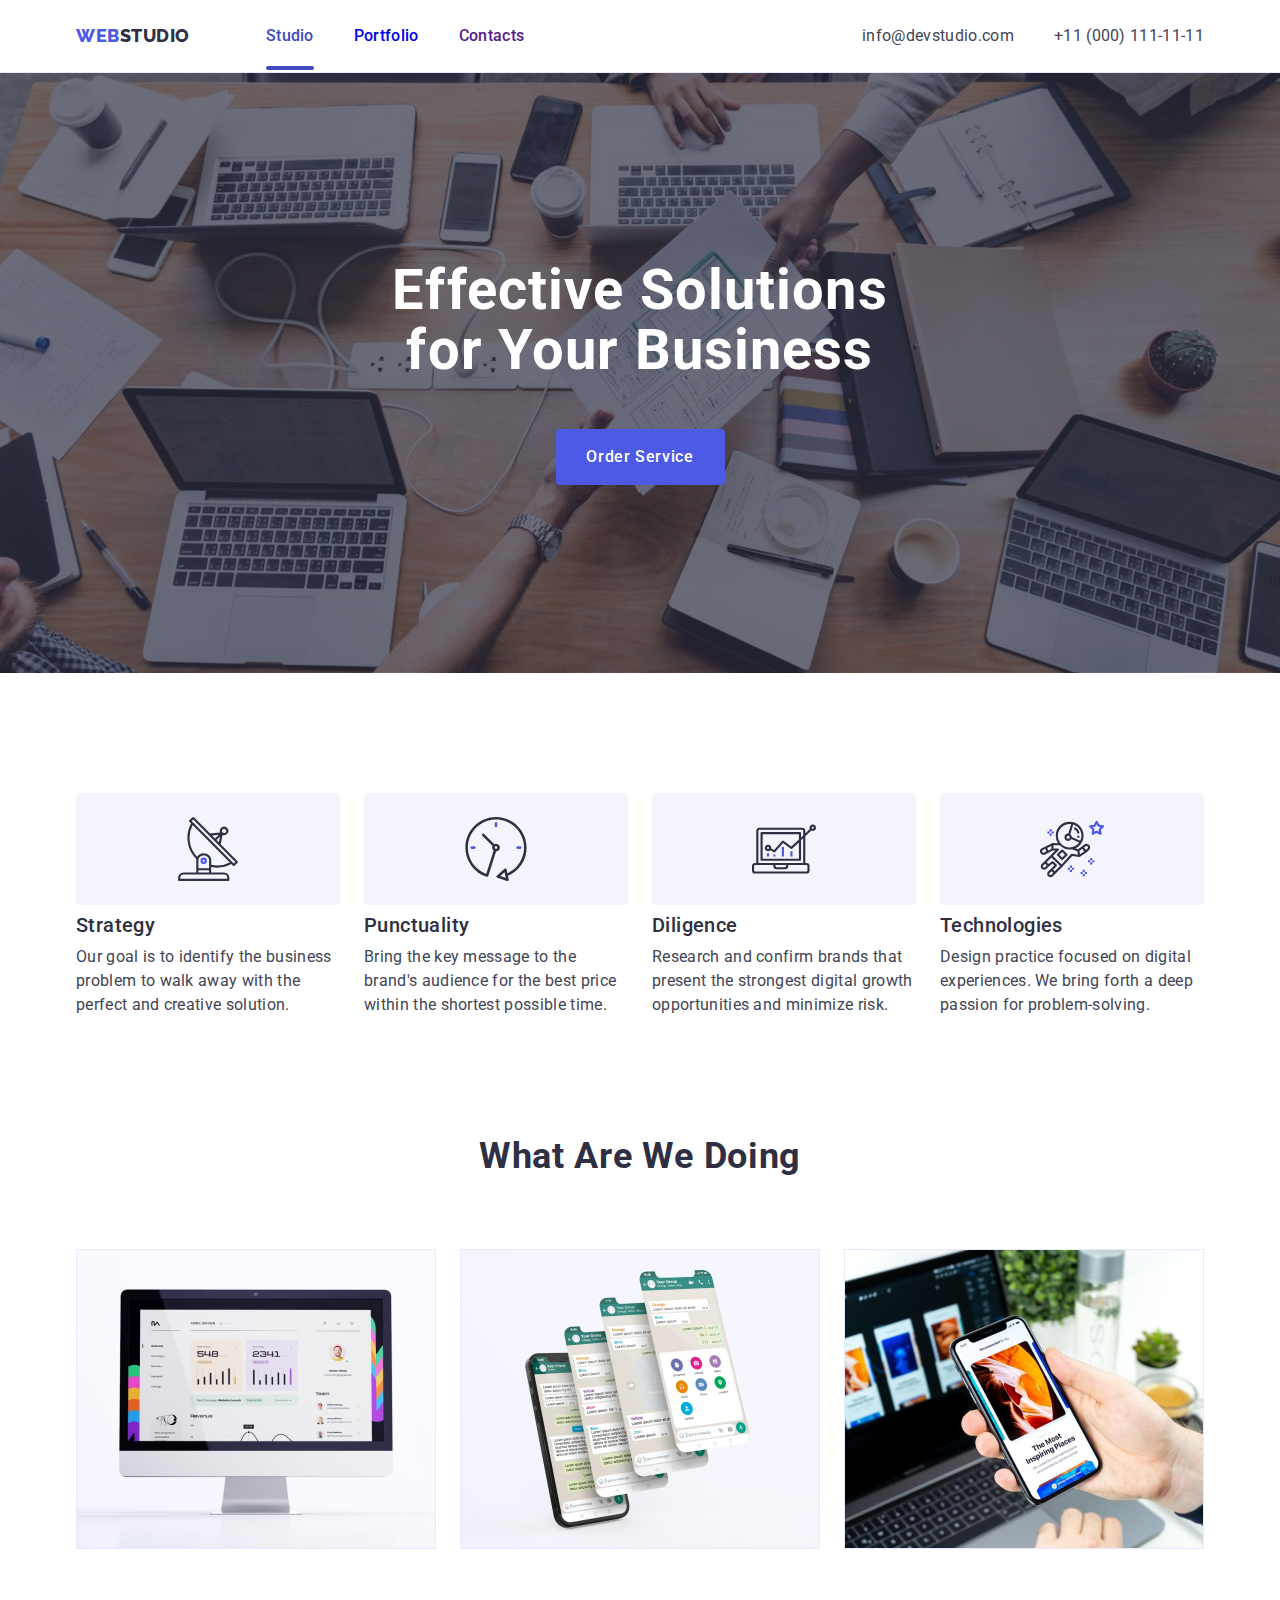
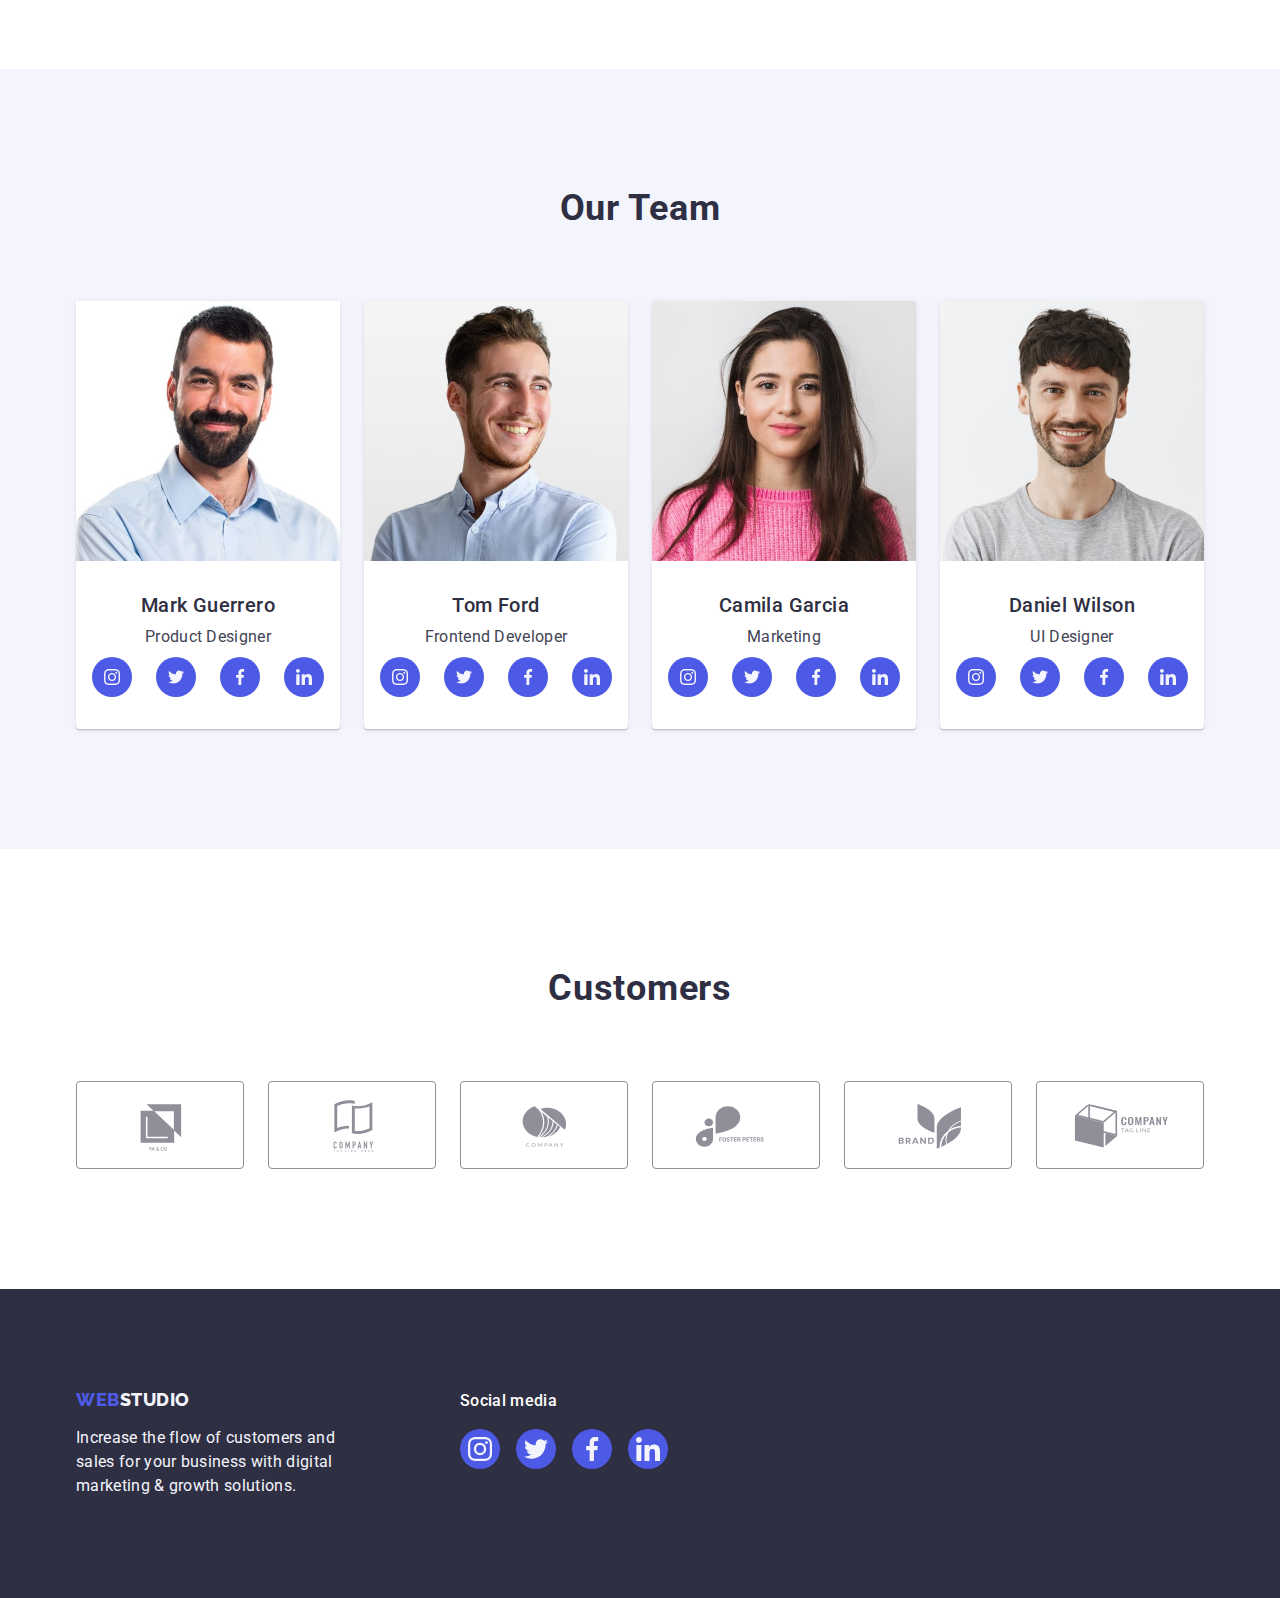
<file: index.html>
<!DOCTYPE html>
<html lang="en">
  <head>
    <meta charset="UTF-8" />
    <meta name="viewport" content="width=device-width, initial-scale=1.0" />
    <title>Document</title>
    <!--normalize-->
    <link rel="normalize" href="/css/modern-normalize.min.css" />
    <!--robo400-->
    <link rel="preconnect" href="https://fonts.googleapis.com" />
    <link rel="preconnect" href="https://fonts.gstatic.com" crossorigin />
    <link
      href="https://fonts.googleapis.com/css2?family=Roboto:wght@900&display=swap"
      rel="stylesheet"
    />
    <!--robo500-->
    <link rel="preconnect" href="https://fonts.googleapis.com" />
    <link rel="preconnect" href="https://fonts.gstatic.com" crossorigin />
    <link
      href="https://fonts.googleapis.com/css2?family=Roboto:ital,wght@0,400;0,500;0,900;1,400;1,500&display=swap"
      rel="stylesheet"
    />
    <!--robo700-->
    <link rel="preconnect" href="https://fonts.googleapis.com" />
    <link rel="preconnect" href="https://fonts.gstatic.com" crossorigin />
    <link
      href="https://fonts.googleapis.com/css2?family=Roboto:ital,wght@0,400;0,500;0,700;0,900;1,400;1,500&display=swap"
      rel="stylesheet"
    />
    <!--robo900-->
    <link rel="preconnect" href="https://fonts.googleapis.com" />
    <link rel="preconnect" href="https://fonts.gstatic.com" crossorigin />
    <link
      href="https://fonts.googleapis.com/css2?family=Roboto:ital,wght@0,400;0,900;1,400&display=swap"
      rel="stylesheet"
    />
    <!--raleway400-->
    <link rel="preconnect" href="https://fonts.googleapis.com" />
    <link rel="preconnect" href="https://fonts.gstatic.com" crossorigin />
    <link
      href="https://fonts.googleapis.com/css2?family=Raleway&family=Roboto:ital,wght@0,400;0,500;0,700;0,900;1,400;1,500&display=swap"
      rel="stylesheet"
    />

    <!--cssstyles-->
    <link rel="stylesheet" href="./css/styles.css" />

    <link rel="preconnect" href="https://fonts.gstatic.com" />
  </head>

  <body>
    <!--Header-->
    <header class="top-header">
      <div class="header-div container">
        <nav class="nav-menu link">
          <a class="web-text link" href="./index.html"
            >Web<span class="studio-text">Studio</span></a
          >
          <ul class="ul-one list">
            <li class="link-portfolio">
              <a href="./index.html" class="link active header-link">Studio</a>
            </li>
            <li>
              <a href="./portfolio.html" class="link header-link">Portfolio</a>
            </li>
            <li><a href="" class="link header-link">Contacts</a></li>
          </ul>
        </nav>

        <address class="address">
          <ul class="ul-address list">
            <li>
              <a href="mailto:info@devstudio.com" class="link"
                >info@devstudio.com</a
              >
            </li>
            <li>
              <a href="tel:+110001111111" class="link">+11 (000) 111-11-11</a>
            </li>
          </ul>
        </address>
      </div>
    </header>

    <!--Main content-->

    <main>
      <!--section-one-->

      <section class="section-one">
        <div class="container">
          <h1 class="tytle-main">Effective Solutions for Your Business</h1>
          <button class="butt-one list" type="button" data-modal-open>
            Order Service
          </button>
        </div>
      </section>

      <!--section-two-->
      <section class="section-two">
        <div class="container">
          <h2 class="header-two visually-hidden">Advantages of WebStudio</h2>

          <ul class="advantages-list list">
            <li class="advantages-item">
              <div class="advantages-img">
                <svg width="64" height="64">
                  <use href="./images/icons.svg#icon-antenna-1"></use>
                </svg>
              </div>
              <h3 class="header-three">Strategy</h3>
              <p class="paragraph-one">
                Our goal is to identify the business problem to walk away with
                the perfect and creative solution.
              </p>
            </li>

            <li class="advantages-item">
              <div class="advantages-img">
                <svg width="64" height="64">
                  <use href="./images/icons.svg#icon-clock-1"></use>
                </svg>
              </div>
              <h3 class="header-three">Punctuality</h3>
              <p class="paragraph-one">
                Bring the key message to the brand's audience for the best price
                within the shortest possible time.
              </p>
            </li>

            <li class="advantages-item">
              <div class="advantages-img">
                <svg width="64" height="64">
                  <use href="./images/icons.svg#icon-diagram-1"></use>
                </svg>
              </div>
              <h3 class="header-three">Diligence</h3>
              <p class="paragraph-one">
                Research and confirm brands that present the strongest digital
                growth opportunities and minimize risk.
              </p>
            </li>

            <li class="advantages-item">
              <div class="advantages-img">
                <svg width="64" height="64">
                  <use href="./images/icons.svg#icon-astronaut-1"></use>
                </svg>
              </div>
              <h3 class="header-three">Technologies</h3>
              <p class="paragraph-one">
                Design practice focused on digital experiences. We bring forth a
                deep passion for problem-solving.
              </p>
            </li>
          </ul>
        </div>
      </section>

      <!--section-three-->
      <section class="section-three">
        <div class="container">
          <h2 class="header-two">What are we doing</h2>
          <ul class="tasks-list list">
            <li class="tasks-item">
              <img
                src="./images/section3_p1.jpg"
                alt="Creating yor own project"
                width="360"
                height="300"
              />
            </li>

            <li class="tasks-item">
              <img
                src="./images/section3_p2.jpg"
                alt="Creating an app for IOS and Android"
                width="360"
                height="300"
              />
            </li>

            <li class="tasks-item">
              <img
                src="./images/section3_p3.jpg"
                alt="Design"
                width="360"
                height="300"
              />
            </li>
          </ul>
        </div>
      </section>
      <!--section 4-->
      <section class="section-four">
        <div class="container">
          <h2 class="header-two">Our Team</h2>

          <ul class="team-list list">
            <li class="staff-list">
              <img
                src="./images/section4_p1.jpg"
                alt="Mark Guerrero"
                width="264"
                height="260"
              />
              <div class="team-member">
                <h3 class="header-three header-name">Mark Guerrero</h3>
                <p class="paragraph-one paragraph-name">Product Designer</p>

                <ul class="sm-list">
                  <li class="sm-item">
                    <a href="" class="sm-link" aria-label="IS">
                      <svg class="sm-icon" width="16" height="16">
                        <use href="./images/icons.svg#icon-instagram-2"></use>
                      </svg>
                    </a>
                  </li>

                  <li class="sm-item">
                    <a href="" class="sm-link" aria-label="TW">
                      <svg class="sm-icon" width="16" height="16">
                        <use href="./images/icons.svg#icon-twitter-1"></use>
                      </svg>
                    </a>
                  </li>

                  <li class="sm-item">
                    <a href="" class="sm-link" aria-label="FB">
                      <svg class="sm-icon" width="16" height="16">
                        <use href="./images/icons.svg#icon-facebook-1"></use>
                      </svg>
                    </a>
                  </li>

                  <li class="sm-item">
                    <a href="" class="sm-link" aria-label="LKI">
                      <svg class="sm-icon" width="16" height="16">
                        <use href="./images/icons.svg#icon-linkedin-1"></use>
                      </svg>
                    </a>
                  </li>
                </ul>
              </div>
            </li>

            <li class="staff-list">
              <img
                src="./images/section4_p2.jpg"
                alt="Tom Ford"
                width="264"
                height="260"
              />
              <div class="team-member">
                <h3 class="header-three header-name">Tom Ford</h3>
                <p class="paragraph-one paragraph-name">Frontend Developer</p>
                <ul class="sm-list">
                  <li class="sm-item">
                    <a href="" class="sm-link" aria-label="IS">
                      <svg class="sm-icon" width="16" height="16">
                        <use href="./images/icons.svg#icon-instagram-2"></use>
                      </svg>
                    </a>
                  </li>

                  <li class="sm-item">
                    <a href="" class="sm-link" aria-label="TW">
                      <svg class="sm-icon" width="16" height="16">
                        <use href="./images/icons.svg#icon-twitter-1"></use>
                      </svg>
                    </a>
                  </li>

                  <li class="sm-item">
                    <a href="" class="sm-link" aria-label="FB">
                      <svg class="sm-icon" width="16" height="16">
                        <use href="./images/icons.svg#icon-facebook-1"></use>
                      </svg>
                    </a>
                  </li>

                  <li class="sm-item">
                    <a href="" class="sm-link" aria-label="LKI">
                      <svg class="sm-icon" width="16" height="16">
                        <use href="./images/icons.svg#icon-linkedin-1"></use>
                      </svg>
                    </a>
                  </li>
                </ul>
              </div>
            </li>

            <li class="staff-list">
              <img
                src="./images/section4_p3.jpg"
                alt="Camila Garcia"
                width="264"
                height="260"
              />
              <div class="team-member">
                <h3 class="header-three header-name">Camila Garcia</h3>
                <p class="paragraph-one paragraph-name">Marketing</p>
                <ul class="sm-list">
                  <li class="sm-item">
                    <a href="" class="sm-link" aria-label="IS">
                      <svg class="sm-icon" width="16" height="16">
                        <use href="./images/icons.svg#icon-instagram-2"></use>
                      </svg>
                    </a>
                  </li>

                  <li class="sm-item">
                    <a href="" class="sm-link" aria-label="TW">
                      <svg class="sm-icon" width="16" height="16">
                        <use href="./images/icons.svg#icon-twitter-1"></use>
                      </svg>
                    </a>
                  </li>

                  <li class="sm-item">
                    <a href="" class="sm-link" aria-label="FB">
                      <svg class="sm-icon" width="16" height="16">
                        <use href="./images/icons.svg#icon-facebook-1"></use>
                      </svg>
                    </a>
                  </li>

                  <li class="sm-item">
                    <a href="" class="sm-link" aria-label="LKI">
                      <svg class="sm-icon" width="16" height="16">
                        <use href="./images/icons.svg#icon-linkedin-1"></use>
                      </svg>
                    </a>
                  </li>
                </ul>
              </div>
            </li>

            <li class="staff-list">
              <img
                src="./images/section4_p4.jpg"
                alt="Daniel Wilson"
                width="264"
                height="260"
              />
              <div class="team-member">
                <h3 class="header-three header-name">Daniel Wilson</h3>
                <p class="paragraph-one paragraph-name">UI Designer</p>
                <ul class="sm-list">
                  <li class="sm-item">
                    <a href="" class="sm-link" aria-label="IS">
                      <svg class="sm-icon" width="16" height="16">
                        <use href="./images/icons.svg#icon-instagram-2"></use>
                      </svg>
                    </a>
                  </li>

                  <li class="sm-item">
                    <a href="" class="sm-link" aria-label="TW">
                      <svg class="sm-icon" width="16" height="16">
                        <use href="./images/icons.svg#icon-twitter-1"></use>
                      </svg>
                    </a>
                  </li>

                  <li class="sm-item">
                    <a href="" class="sm-link" aria-label="FB">
                      <svg class="sm-icon" width="16" height="16">
                        <use href="./images/icons.svg#icon-facebook-1"></use>
                      </svg>
                    </a>
                  </li>

                  <li class="sm-item">
                    <a href="" class="sm-link" aria-label="LKI">
                      <svg class="sm-icon" width="16" height="16">
                        <use href="./images/icons.svg#icon-linkedin-1"></use>
                      </svg>
                    </a>
                  </li>
                </ul>
              </div>
            </li>
          </ul>
        </div>
      </section>
      <!--SECTION FIVE-->
      <section class="section-five">
        <div class="container">
          <h2 class="header-two">Customers</h2>
          <ul class="clients-list">
            <li class="clients-item">
              <a href="" class="clients-link" aria-label="logo 1">
                <svg class="clients-icon" width="104" height="56">
                  <use href="./images/icons.svg#icon-yaco"></use>
                </svg>
              </a>
            </li>
            <li class="clients-item">
              <a href="" class="clients-link" aria-label="logo 2">
                <svg class="clients-icon" width="104" height="56">
                  <use href="./images/icons.svg#icon-company"></use>
                </svg>
              </a>
            </li>
            <li class="clients-item">
              <a href="" class="clients-link" aria-label="logo 3">
                <svg class="clients-icon" width="104" height="56">
                  <use href="./images/icons.svg#icon-company3"></use>
                </svg>
              </a>
            </li>
            <li class="clients-item">
              <a href="" class="clients-link" aria-label="logo 4">
                <svg class="clients-icon" width="104" height="56">
                  <use href="./images/icons.svg#icon-foster"></use>
                </svg>
              </a>
            </li>
            <li class="clients-item">
              <a href="" class="clients-link" aria-label="logo 5">
                <svg class="clients-icon" width="104" height="56">
                  <use href="./images/icons.svg#icon-brand"></use>
                </svg>
              </a>
            </li>
            <li class="clients-item">
              <a href="" class="clients-link" aria-label="logo 6">
                <svg class="clients-icon" width="104" height="56">
                  <use href="./images/icons.svg#icon-company6"></use>
                </svg>
              </a>
            </li>
          </ul>
        </div>
      </section>
    </main>

    <!--Footer-->

    <footer class="footer">
      <div class="container footer-div">
        <div class="footer-one">
          <a class="web-text footer-class link" href="./index.html">
            Web<span class="studio-text-footer">Studio</span></a
          >
          <p class="text-footer">
            Increase the flow of customers and sales for your business with
            digital marketing & growth solutions.
          </p>
        </div>
        <div>
          <p class="sm-paragraph">Social media</p>
          <ul class="sm-footer">
            <li class="sm-footer-item">
              <a href="" class="sm-link-footer" aria-label="IS">
                <svg class="sm-icon-footer" width="24" height="24">
                  <use href="./images/icons.svg#icon-instagram-2"></use>
                </svg>
              </a>
            </li>
            <li class="sm-footer-item">
              <a href="" class="sm-link-footer" aria-label="TW">
                <svg class="sm-icon-footer" width="24" height="24">
                  <use href="./images/icons.svg#icon-twitter-1"></use>
                </svg>
              </a>
            </li>
            <li class="sm-footer-item">
              <a href="" class="sm-link-footer" aria-label="FB">
                <svg class="sm-icon-footer" width="24" height="24">
                  <use href="./images/icons.svg#icon-facebook-1"></use>
                </svg>
              </a>
            </li>
            <li class="sm-footer-item">
              <a href="" class="sm-link-footer" aria-label="LKI">
                <svg class="sm-icon-footer" width="24" height="24">
                  <use href="./images/icons.svg#icon-linkedin-1"></use>
                </svg>
              </a>
            </li>
          </ul>
        </div>
      </div>
    </footer>
    <!--MODAL WINDOW-->
    <div class="backdrop is-hidden" data-modal>
      <div class="modal">
        <button class="modal-btn" type="button" data-modal-close>
          <svg class="modal-icon" width="8" height="8">
            <use href="./images/icons.svg#icon-close-black-18dp-2-1"></use>
          </svg>
        </button>
      </div>
    </div>

    <script src="./js/modal.js"></script>
  </body>
</html>
</file>
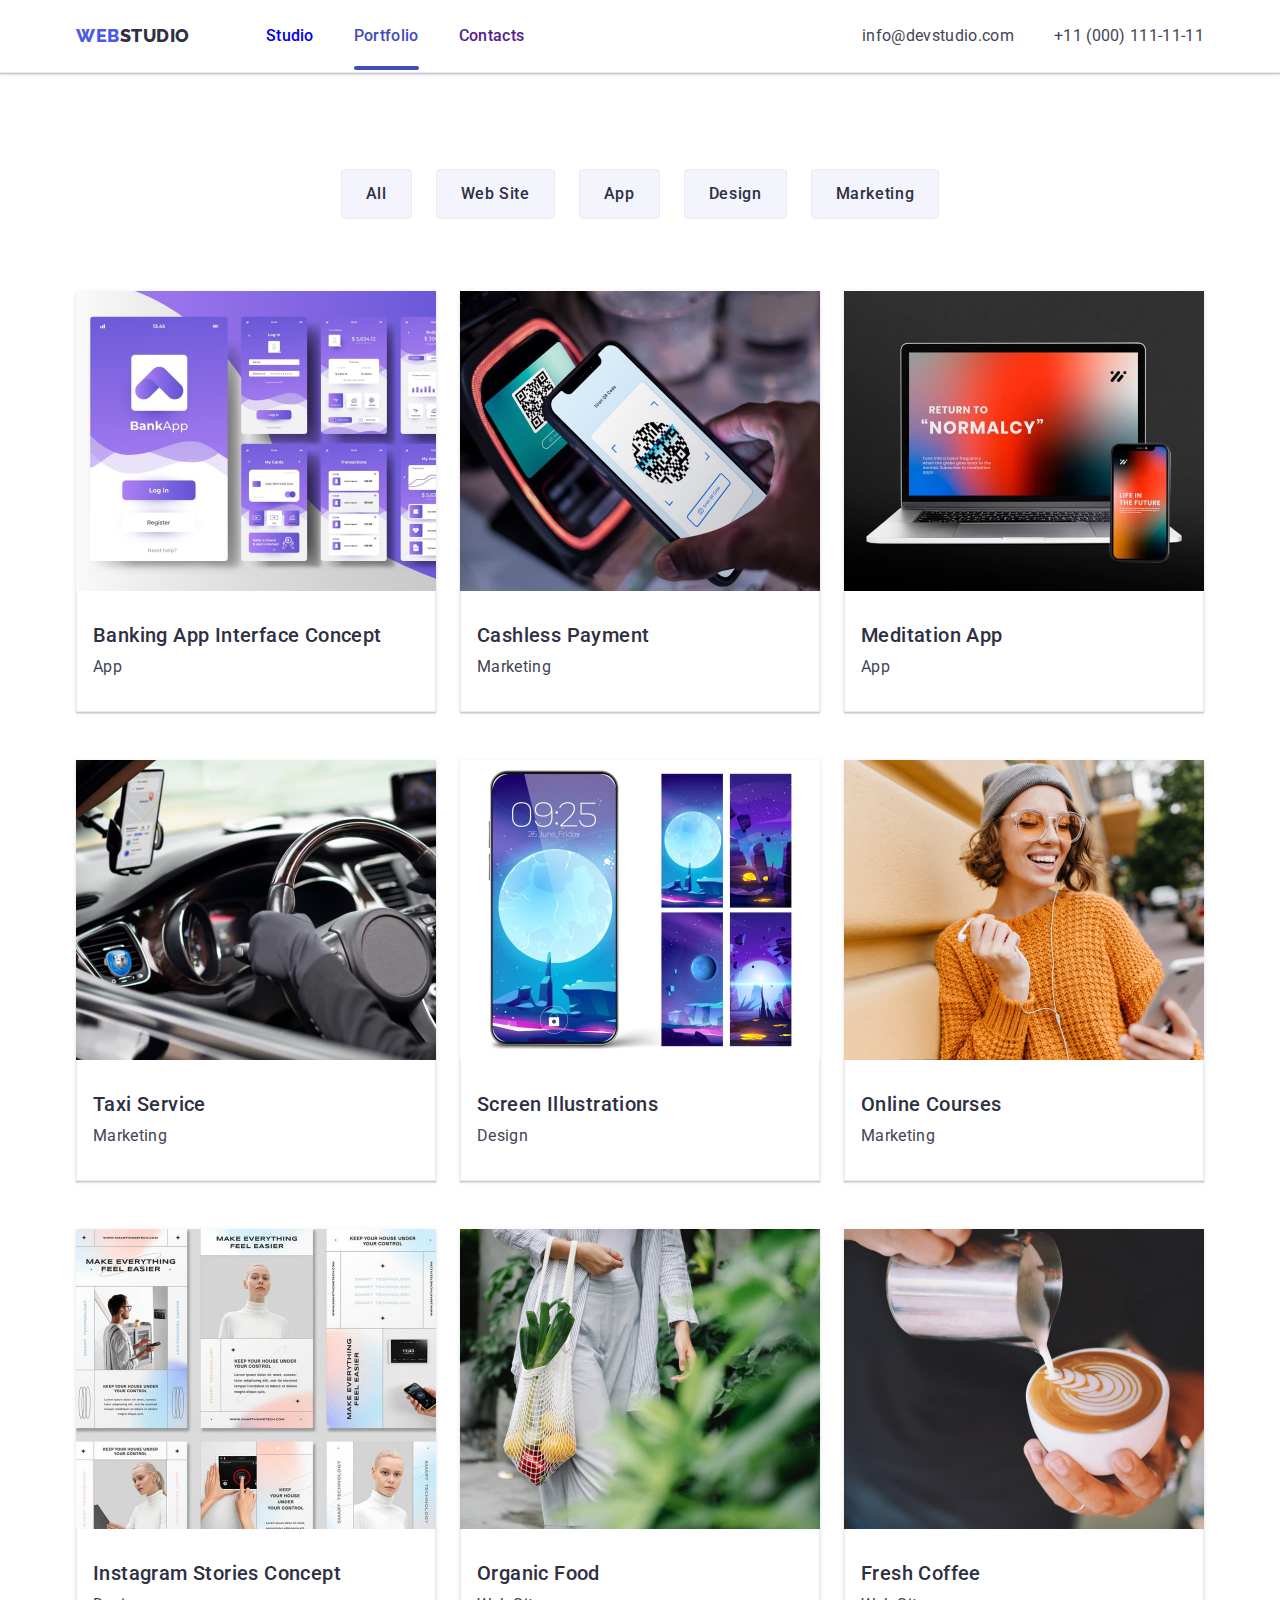
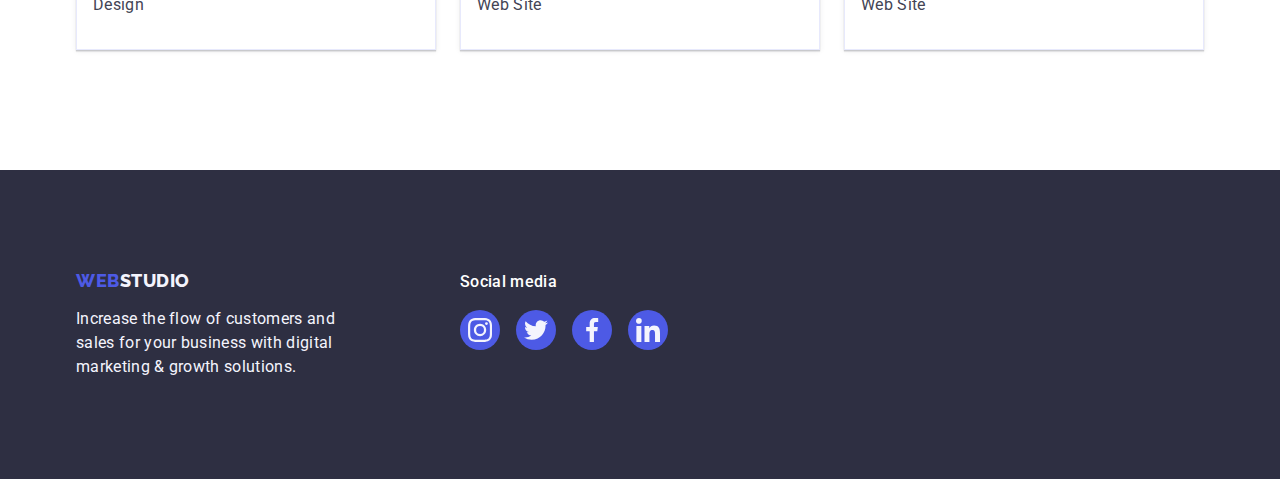
<file: portfolio.html>
<!DOCTYPE html>
<html lang="en">
  <head>
    <meta charset="UTF-8" />
    <meta name="viewport" content="width=device-width, initial-scale=1.0" />
    <title>Document</title>
    <!--normalize-->
    <link rel="normalize" href="/css/modern-normalize.min.css" />
    <!--robo400-->
    <link rel="preconnect" href="https://fonts.googleapis.com" />
    <link rel="preconnect" href="https://fonts.gstatic.com" crossorigin />
    <link
      href="https://fonts.googleapis.com/css2?family=Roboto:wght@900&display=swap"
      rel="stylesheet"
    />
    <!--robo500-->
    <link rel="preconnect" href="https://fonts.googleapis.com" />
    <link rel="preconnect" href="https://fonts.gstatic.com" crossorigin />
    <link
      href="https://fonts.googleapis.com/css2?family=Roboto:ital,wght@0,400;0,500;0,900;1,400;1,500&display=swap"
      rel="stylesheet"
    />
    <!--robo700-->
    <link rel="preconnect" href="https://fonts.googleapis.com" />
    <link rel="preconnect" href="https://fonts.gstatic.com" crossorigin />
    <link
      href="https://fonts.googleapis.com/css2?family=Roboto:ital,wght@0,400;0,500;0,700;0,900;1,400;1,500&display=swap"
      rel="stylesheet"
    />
    <!--robo900-->
    <link rel="preconnect" href="https://fonts.googleapis.com" />
    <link rel="preconnect" href="https://fonts.gstatic.com" crossorigin />
    <link
      href="https://fonts.googleapis.com/css2?family=Roboto:ital,wght@0,400;0,900;1,400&display=swap"
      rel="stylesheet"
    />
    <!--raleway400-->
    <link rel="preconnect" href="https://fonts.googleapis.com" />
    <link rel="preconnect" href="https://fonts.gstatic.com" crossorigin />
    <link
      href="https://fonts.googleapis.com/css2?family=Raleway&family=Roboto:ital,wght@0,400;0,500;0,700;0,900;1,400;1,500&display=swap"
      rel="stylesheet"
    />

    <link rel="stylesheet" href="./css/styles.css" />

    <link rel="preconnect" href="https://fonts.gstatic.com" />
  </head>
  <body>
    <!--Header-->
    <header class="top-header">
      <div class="header-div container">
        <nav class="nav-menu link">
          <a class="web-text link" href="./index.html"
            >Web<span class="studio-text">Studio</span></a
          >
          <ul class="ul-one list">
            <li><a href="./index.html" class="link header-link">Studio</a></li>
            <li>
              <a href="./portfolio.html" class="link header-link active"
                >Portfolio</a
              >
            </li>
            <li><a href="" class="link header-link">Contacts</a></li>
          </ul>
        </nav>

        <address class="address">
          <ul class="ul-address list">
            <li>
              <a href="mailto:info@devstudio.com" class="link"
                >info@devstudio.com</a
              >
            </li>
            <li>
              <a href="tel:+110001111111" class="link">+11 (000) 111-11-11</a>
            </li>
          </ul>
        </address>
      </div>
    </header>
    <!--MAin content Portfolio-->
    <main>
      <!--section6-->
      <section class="section-six">
        <div class="container">
          <h1 class="tytle-main visually-hidden">WebStudio Options</h1>
          <ul class="button-list list">
            <li>
              <button class="button-portfolio link" type="button">All</button>
            </li>
            <li>
              <button class="button-portfolio link" type="button">
                Web Site
              </button>
            </li>
            <li>
              <button class="button-portfolio link" type="button">App</button>
            </li>
            <li>
              <button class="button-portfolio link" type="button">
                Design
              </button>
            </li>
            <li>
              <button class="button-portfolio link" type="button">
                Marketing
              </button>
            </li>
          </ul>

          <ul class="option-list list">
            <li class="app-line">
              <a href="" class="link app-link">
                <div class="imagine-block">
                  <img
                    class="apps"
                    src="./images/section6_p1.jpg"
                    alt="Banking App Interface Concept"
                    width="360"
                    height="300"
                  />
                  <p class="overlay-text overlay">
                    14 Stylish and User-Friendly App Design Concepts · Task
                    Manager App · Calorie Tracker App · Exotic Fruit Ecommerce
                    App · Cloud Storage App
                  </p>
                </div>

                <div class="applications">
                  <h2 class="header-three-portfolio">
                    Banking App Interface Concept
                  </h2>
                  <p class="paragraph-one">App</p>
                </div>
              </a>
            </li>

            <li class="app-line">
              <a href="" class="link app-link">
                <div class="imagine-block">
                  <img
                    class="apps"
                    src="./images/section6_p2.jpg"
                    alt="Cashless Payment"
                    width="360"
                    height="300"
                  />
                  <p class="overlay-text overlay">
                    14 Stylish and User-Friendly App Design Concepts · Task
                    Manager App · Calorie Tracker App · Exotic Fruit Ecommerce
                    App · Cloud Storage App
                  </p>
                </div>

                <div class="applications">
                  <h2 class="header-three-portfolio">Cashless Payment</h2>
                  <p class="paragraph-one">Marketing</p>
                </div>
              </a>
            </li>

            <li class="app-line">
              <a href="" class="link app-link">
                <div class="imagine-block">
                  <img
                    class="apps"
                    src="./images/section6_p3.jpg"
                    alt="Meditation App"
                    width="360"
                    height="300"
                  />
                  <p class="overlay-text overlay">
                    14 Stylish and User-Friendly App Design Concepts · Task
                    Manager App · Calorie Tracker App · Exotic Fruit Ecommerce
                    App · Cloud Storage App
                  </p>
                </div>
                <div class="applications">
                  <h2 class="header-three-portfolio">Meditation App</h2>
                  <p class="paragraph-one">App</p>
                </div>
              </a>
            </li>

            <li class="app-line">
              <a href="" class="link app-link">
                <div class="imagine-block">
                  <img
                    class="apps"
                    src="./images/section6_p4.jpg"
                    alt="Taxi Service"
                    width="360"
                    height="300"
                  />
                  <p class="overlay-text overlay">
                    14 Stylish and User-Friendly App Design Concepts · Task
                    Manager App · Calorie Tracker App · Exotic Fruit Ecommerce
                    App · Cloud Storage App
                  </p>
                </div>
                <div class="applications">
                  <h2 class="header-three-portfolio">Taxi Service</h2>
                  <p class="paragraph-one">Marketing</p>
                </div>
              </a>
            </li>

            <li class="app-line">
              <a href="" class="link app-link">
                <div class="imagine-block">
                  <img
                    class="apps"
                    src="./images/section6_p5.jpg"
                    alt="Screen Illustrations"
                    width="360"
                    height="300"
                  />
                  <p class="overlay-text overlay">
                    14 Stylish and User-Friendly App Design Concepts · Task
                    Manager App · Calorie Tracker App · Exotic Fruit Ecommerce
                    App · Cloud Storage App
                  </p>
                </div>
                <div class="applications">
                  <h2 class="header-three-portfolio">Screen Illustrations</h2>
                  <p class="paragraph-one">Design</p>
                </div>
              </a>
            </li>

            <li class="app-line">
              <a href="" class="link app-link">
                <div class="imagine-block">
                  <img
                    class="apps"
                    src="./images/section6_p6.jpg"
                    alt="Online Courses"
                    width="360"
                    height="300"
                  />
                  <p class="overlay-text overlay">
                    14 Stylish and User-Friendly App Design Concepts · Task
                    Manager App · Calorie Tracker App · Exotic Fruit Ecommerce
                    App · Cloud Storage App
                  </p>
                </div>
                <div class="applications">
                  <h2 class="header-three-portfolio">Online Courses</h2>
                  <p class="paragraph-one">Marketing</p>
                </div>
              </a>
            </li>

            <li class="app-line">
              <a href="" class="link app-link">
                <div class="imagine-block">
                  <img
                    class="apps"
                    src="./images/section6_p7.jpg"
                    alt="Instagram Stories Concept"
                    width="360"
                    height="300"
                  />
                  <p class="overlay-text overlay">
                    14 Stylish and User-Friendly App Design Concepts · Task
                    Manager App · Calorie Tracker App · Exotic Fruit Ecommerce
                    App · Cloud Storage App
                  </p>
                </div>
                <div class="applications">
                  <h2 class="header-three-portfolio">
                    Instagram Stories Concept
                  </h2>
                  <p class="paragraph-one">Design</p>
                </div>
              </a>
            </li>

            <li class="app-line">
              <a href="" class="link app-link">
                <div class="imagine-block">
                  <img
                    class="apps"
                    src="./images/section6_p8.jpg"
                    alt="Organic Food"
                    width="360"
                    height="300"
                  />
                  <p class="overlay-text overlay">
                    14 Stylish and User-Friendly App Design Concepts · Task
                    Manager App · Calorie Tracker App · Exotic Fruit Ecommerce
                    App · Cloud Storage App
                  </p>
                </div>
                <div class="applications">
                  <h2 class="header-three-portfolio">Organic Food</h2>
                  <p class="paragraph-one">Web Site</p>
                </div>
              </a>
            </li>

            <li class="app-line">
              <a href="" class="link app-link">
                <div class="imagine-block">
                  <img
                    class="apps"
                    src="./images/section6_p9.jpg"
                    alt="Fresh Coffee"
                    width="360"
                    height="300"
                  />
                  <p class="overlay-text overlay">
                    14 Stylish and User-Friendly App Design Concepts · Task
                    Manager App · Calorie Tracker App · Exotic Fruit Ecommerce
                    App · Cloud Storage App
                  </p>
                </div>
                <div class="applications">
                  <h2 class="header-three-portfolio">Fresh Coffee</h2>
                  <p class="paragraph-one">Web Site</p>
                </div>
              </a>
            </li>
          </ul>
        </div>
      </section>
    </main>
    <!--Footer-->
    <footer class="footer">
      <div class="container footer-div">
        <div class="footer-one">
          <a class="web-text footer-class link" href="./index.html">
            Web<span class="studio-text-footer">Studio</span></a
          >
          <p class="text-footer">
            Increase the flow of customers and sales for your business with
            digital marketing & growth solutions.
          </p>
        </div>
        <div>
          <p class="sm-paragraph">Social media</p>
          <ul class="sm-footer">
            <li class="sm-footer-item">
              <a href="" class="sm-link-footer" aria-label="IS">
                <svg class="sm-icon-footer" width="24" height="24">
                  <use href="./images/icons.svg#icon-instagram-2"></use>
                </svg>
              </a>
            </li>
            <li class="sm-footer-item">
              <a href="" class="sm-link-footer" aria-label="TW">
                <svg class="sm-icon-footer" width="24" height="24">
                  <use href="./images/icons.svg#icon-twitter-1"></use>
                </svg>
              </a>
            </li>
            <li class="sm-footer-item">
              <a href="" class="sm-link-footer" aria-label="FB">
                <svg class="sm-icon-footer" width="24" height="24">
                  <use href="./images/icons.svg#icon-facebook-1"></use>
                </svg>
              </a>
            </li>
            <li class="sm-footer-item">
              <a href="" class="sm-link-footer" aria-label="LKI">
                <svg class="sm-icon-footer" width="24" height="24">
                  <use href="./images/icons.svg#icon-linkedin-1"></use>
                </svg>
              </a>
            </li>
          </ul>
        </div>
      </div>
    </footer>
  </body>
</html>
</file>
<file: css/styles.css>
:root{
    --background-white: white;
    --background-dark: #2E2F42;
    --cloud-color: #F4F4FD;
    --web-color: #4D5AE5;
    --head-color:#2E2F42;
    --paragraph-color: #434455;
--pressed-state: #404BBF;
--h1-color:  #FFFFFF;
--accent: #E7E9FC;
--text: #434455;
--ligt-slate: #8E8F99;
--geen-success: #31D0AA;
--dairy: #FCFCFC;
}
/*NORMALIZATOR*/
*, 
*::before, 
*::after{
    box-sizing: border-box;
}
img{
    display: block;
}
h1, h2, h3, h4, h5, h6, p, ul{
    margin: 0;
}
/*HEADER*/ 
.top-header{
    border-bottom: 1px solid #e7e9fc;
    box-shadow:0px 2px 1px rgba(46, 47, 66, 0.08),
        0px 1px 1px rgba(46, 47, 66, 0.16),
        0px 1px 6px rgba(46, 47, 66, 0.08);
}
.header-div{
    display: flex;
}
.container{
    width: 1158px;
    margin: 0 auto;
    padding: 0 15px;
}
.nav-menu{
    display: flex; 
    align-items: center;
}
body{
    margin: 0;
    font-family: 'Roboto', sans-serif;
    font-style: normal;
    color: var(--text);
    background-color: var(--h1-color);
}
header{
font-family: ;
background-color: var(--background-white);
}
.web-text{
    font-family: "Raleway", sans-serif;
    color: var(--web-color);
font-style: normal;
font-weight: 800;
font-size: 18px;
line-height: 1.17;
letter-spacing: 0.03em;
text-transform: uppercase;
margin-right: 76px;
}

.studio-text{
    color: var(--background-dark);
}
.link{
    text-decoration: none;
    
}
.list{
    list-style: none;
}
.ul-one{
    display: flex;
    gap: 40px;
    padding: 24px 0;
    color: var(--background-dark);
}

.ul-one a{
    font-family: 'Roboto';
    font-style: normal;
    font-weight: 500;
    font-size: 16px;
    line-height: 24px; 
    text-decoration: none; 
    letter-spacing: 0.02em;S
    display: flex;
    gap: 40px;
    padding: 24px 0;
}

.ul-one a:hover, .ul-one a:focus, .ul-one a:active {
    color: var(--pressed-state);
    text-decoration: none;
    letter-spacing: 0.02em;
}
.header-link{
    position: relative;
    transition: color 250ms cubic-bezier(0.4, 0, 0.2, 1);
}
.active {
    color: var(--pressed-state);
}
.active::after{
content: "";
position: absolute;
bottom: -1px;
left: 0;
display: block;
width: 100%;
height: 4px;
border-radius: 2px;
background-color: var(--pressed-state);
}

.ul-address{
    display: flex;
    gap: 40px;
    padding: 24px 0;
}
.ul-address a{
color: var(--paragraph-color);
font-weight: 400;
font-size: 16px;
line-height: 24px;
letter-spacing: 0.02em;
text-decoration: none;
padding: 24px 0;
transition: color 250ms cubic-bezier(0.4, 0, 0.2, 1);
}

.ul-address a:hover, .ul-address a:focus{
    color: var(--pressed-state);
    text-decoration: none;
    letter-spacing: 0.02em;
}

.address{
    font-style: normal;
    margin-left: auto;
}
.advantages-list{
    display: flex;
    gap: 24px; 
}
.tytle-main{
    color: var(--h1-color);
    font-weight: 700;
    font-size: 56px;
    line-height: 60px;
    text-align: center;
    letter-spacing: 0.02em;
    line-height: 1.07;
    max-width: 496px;
    margin-right: auto;
  margin-left: auto;
  padding-bottom: 48px;
}
.header-two{
color: var(--head-color);
font-weight: 700;
font-size: 36px;
letter-spacing: 0.02em;
line-height: 1.11;
text-transform: capitalize;
text-align: center;
margin-bottom: 72px; 
}
.visually-hidden{
    position: absolute;
    width: 1px;
    height: 1px;
    margin: -1px;
    border: 0;
    padding: 0;
    white-space: nowrap;
    clip-path: inset(100%);
    clip: rect(0 0 0 0);
    overflow: hidden;
}

.header-three{
    color: var(--head-color);
    font-family: 'Roboto';
font-style: normal;
font-weight: 500;
font-size: 20px;
line-height: 24px;
letter-spacing: 0.02em;
text-transform: capitalize;
margin-bottom: 8px; 
}

.paragraph-one{
    color: var(--paragraph-color);
    font-weight: 400;
    font-size: 16px;
    letter-spacing: 0.02em;
    line-height: 1.5;
}
.butt-one{
    font-family: "Roboto", sans-serif;
    color: var(--h1-color);
font-weight: 500;
font-size: 16px;
line-height: 24px;
letter-spacing: 0.04em;
    background-color: var(--web-color);
cursor: pointer;
display: block;
min-width: 169px;
height: 56px;
border: none;
border-radius: 4px;
margin-right: auto;
margin-left: auto;
transition: background-color 250ms cubic-bezier(0.4, 0, 0.2, 1);
}

.butt-one:hover, .button-one:active{
    background-color: var(--pressed-state);
}
.butt-one:focus{
    background-color: var(--pressed-state);
}
.section-one{
background-image: linear-gradient(rgba(46, 47, 66, 0.7), rgba(46, 47, 66, 0.7)), 
url(../images/office.jpg);
max-width: 1440px;
text-align: center;
padding-top: 188px;
padding-bottom: 188px;
background-position: 50% 50%;
margin: auto;
background-repeat: no-repeat;
background-size: cover;
}

/*SECTION 2*/

.section-two{
background-color: var(--h1-color);
padding: 120px 0;
padding-top: 120px;
}
.advantages-img{
padding: 24px 100px;
background-color: var(--cloud-color);
width: 264px;
height: 112px;
border-radius: 4px;
margin-bottom: 8px;
display: flex;
    align-items: center;
    justify-content: center;
}

.advantages-item{
    width: calc((100% - 72px) / 4);
}
.advantages-list{
    padding-left: 0;
}
.section-three{
    background-color: var(--h1-color);
    padding-bottom: 120px;
}
.tasks-list{
    display: flex;
    gap: 24px; 
    padding-left: 0;
}
.tasks-item{
    width: calc((100% - 48px) / 3);
}

/* SECTION FOUR */

.section-four{
    background-color: var(--cloud-color);
    padding: 120px 0;
}
.team-list{
    display: flex;
    gap: 24px;
    padding-left: 0;
}
.staff-list{
    background-color: var(--h1-color);
    width: calc((100% - 72px) / 4);
    border-radius: 0px 0px 4px 4px;
    box-shadow: 0px 2px 1px 0px rgba(46, 47, 66, 0.08), 0px 1px 1px 0px rgba(46, 47, 66, 0.16), 0px 1px 6px 0px rgba(46, 47, 66, 0.08);
}
.team-member{

    padding: 32px 0;
}
.header-name{
    text-align: center;
    margin-bottom: 8px;
}
.paragraph-name{
    text-align: center;
}
/*Social media in team*/
.sm{
    padding: 32px 0;
}
.sm-list{
padding-top: 8px;
padding-left: 16px;
padding-right: 16px;
display: flex;
gap: 24px;
list-style: none;
justify-content: center;
}
.sm-item{
width: 40px;
height: 40px;

}
.sm-link{
    width: 100%;
    height: 100%;
    background-color: var(--web-color);
    border-radius: 50%;
    display: flex;
    align-items: center;
    justify-content: center;
    transition: background-color 250ms cubic-bezier(0.4, 0, 0.2, 1);
}
.sm-icon{
    fill: var(--cloud-color);
    
}
.sm-link:focus{
    background-color: var(--pressed-state);
}
.sm-link:hover{
background-color: var(--pressed-state);

}
/* Clients block (five)*/ 

.section-five{
    padding: 120px 0;
    background-color: var(--h1-color);
}
.clients-list{
    display: flex;
    gap: 24px;
    margin-top: 72px;
    padding: 0;

    }
.clients-item{
    list-style-type: none;
    height: 88px;
    width: calc((100% - 120px) / 6);
    }
.clients-link{
    display: flex;
    justify-content: center;
    align-items: center;
    color: var(--ligt-slate);
    fill: var(--ligt-slate);
    padding: 16px 32px;
    border: 1px solid var(--ligt-slate);
    border-radius: 4px;
    border-color 250ms cubic-bezier(0.4, 0, 0.2, 1),
    color 250ms cubic-bezier(0.4, 0, 0.2, 1);
    transition: border-color 250ms cubic-bezier(0.4, 0, 0.2, 1),
    color 250ms cubic-bezier(0.4, 0, 0.2, 1);
    height: 100%;
    width: 100%;
    }
.clients-link:focus{
    color: var(--pressed-state);
    border-color: var(--pressed-state);
    }
.clients-link:hover{
    color: var(--pressed-state);
border-color: var(--pressed-state);
}
.clients-icon:hover{
        fill: var(--pressed-state);
    }
.clients-icon:focus{
fill: var(--pressed-state);
          }
.clients-icon{
fill: currentColor;
}

          /* FOOTER */


.footer{
    background-color: #2E2F42;
    text-align: left;
font-style: normal;
font-weight: 400;
font-size: 16px;
line-height: 24px;
letter-spacing: 0.02em;
padding: 100px 0;
}
.footer-div{
display: flex;
    align-items: baseline;
}
.footer-one{
    margin-right: 120px;
}
.sm-paragraph{
    font-weight: 500;
    font-size: 16px;
    line-height: 1.5;
    letter-spacing: 0.02em;
    color: var(--h1-color);
    margin-bottom: 16px;
}
.sm-footer{
display: flex;
gap: 16px;
list-style: none;
padding-left: 0;
}
.sm-footer-item{
    width: 40px;
    height: 40px;
}
.sm-icon-footer{
fill: var(--cloud-color);
}
.sm-link-footer{
        width: 100%;
            height: 100%;
            background-color: var(--web-color);
            border-radius: 50%;
            display: flex;
            align-items: center;
            justify-content: center;
            transition: background-color 250ms cubic-bezier(0.4, 0, 0.2, 1);
}
.sm-link-footer:hover, .sm-link-footer:focus{
    background-color: #31D0AA;
}
.text-footer{
    color: var(--cloud-color);
width: 264px;
}

.footer-class{
    display: inline-block;
    margin-bottom: 16px;
}
.studio-text-footer{
    color: var(--cloud-color);
    font-family: 'Raleway';
font-style: normal;
font-weight: 800;
font-size: 18px;
line-height: 21px;
}

/*PORTFOLIO*/ 
.section-six{
    padding-top: 96px; 
    padding-bottom: 120px; 
}
.button-portfolio{
    font-family: "Roboto", sans-serif;
    color: var(--background-dark);
    font-weight: 500;
    font-size: 16px;
    line-height: 24px;
    text-align: center;
    letter-spacing: 0.04em;    
        background-color: var(--cloud-color);
        border: 1px solid #E7E9FC;
        border-radius: 4px;
      cursor: pointer;  
      padding: 12px 24px;
      flex-direction: row;
    transition: color 250ms cubic-bezier(0.4, 0, 0.2, 1),
        background-color 250ms cubic-bezier(0.4, 0, 0.2, 1),
        border-color 250ms cubic-bezier(0.4, 0, 0.2, 1),
        box-shadow 250ms cubic-bezier(0.4, 0, 0.2, 1);

}
.button-portfolio:hover, .button-portfolio:focus{
    color: var(--h1-color);
    background-color: var(--pressed-state);
    border: 1px solid transparent;
    box-shadow: 0px 2px 2px 0px rgba(0, 0, 0, 0.12), 0px 2px 1px 0px rgba(0, 0, 0, 0.08), 0px 3px 1px 0px rgba(0, 0, 0, 0.10);
    
}
.header-three-portfolio{
    font-weight: 500;
    font-size: 20px;
    line-height: 1.2;
    letter-spacing: 0.02em;
    border-radius: 4px;
    color: var(--background-dark);
    margin-bottom: 8px;
}
.button-list{
    display: flex;
    justify-content: center;
    gap: 24px;
    margin-bottom: 72px;
    padding-left: 0;
}
.option-list{
    display: flex;
    flex-wrap: wrap;
    column-gap: 24px; 
    row-gap:  48px;
    padding-left: 0;
    
}
.app-link{
    display: block;
    box-shadow: 0px 1px 6px rgba(46, 47, 66, 0.08),
        0px 1px 1px rgba(46, 47, 66, 0.16),
        0px 2px 1px rgba(46, 47, 66, 0.08);
        transition:box-shadow 250ms cubic-bezier(0.4, 0, 0.2, 1);
}
.app-line{
    display: block;
    width: calc((100% - 48px) / 3);
    transition: box-shadow 250ms cubic-bezier(0.4, 0, 0.2, 1);
}
.app-line:hover{
box-shadow:0px 1px 6px rgba(46, 47, 66, 0.08),
    0px 1px 1px rgba(46, 47, 66, 0.16),
    0px 2px 1px rgba(46, 47, 66, 0.08);
}
.applications{
    padding: 32px 16px;
    border: 1px solid #e7e9fc;
    border-top: none;
}
.apps{
    display: block;
	max-width: 100%;
}

.overlay {
position: absolute;
  top: 0;
  left: 0;
  width: 100%;
  height: 100%;
  transform: translateY(100%);
  transition: transform 250ms ease-in-out;
}
.app-line a:hover .overlay{
    transform: translateY(0%);
}
.imagine-block{
    position: relative;
    overflow: hidden;
}
.overlay-text{
background-color: var(--web-color);
color: var(--cloud-color);
font-size: 16px;
line-height: 24px;
letter-spacing: 0.32px;
font-family: sans-serif;
padding: 40px 32px;
transition: transform 250ms cubic-bezier(0.4, 0, 0.2, 1);
}
.overlay-text:hover{
transform: translateY(0%);
}
/*MODAL STYLES*/

.backdrop {
    position: fixed;
    top: 0;
    left: 0;
    width: 100%;    height: 100%;

    background-color: rgba(46, 47, 66, 0.4);
    transition: opacity 250ms cubic-bezier(0.4, 0, 0.2, 1), visibility 250ms cubic-bezier(0.4, 0, 0.2, 1);
}
.backdrop.is-hidden{
    opacity: 0;
    pointer-events: none;
    visibility: hidden;
}
.modal {
    position: absolute;
    top: 50%;
    left: 50%;

    transform: translateX(-50%) translateY(-50%);

    width: 408px;
    min-height: 584px;

    background-color: var(--dairy);
    border-radius: 4px;
    box-shadow: 0px 2px 1px 0px rgba(0, 0, 0, 0.20), 0px 1px 3px 0px rgba(0, 0, 0, 0.12), 0px 1px 1px 0px rgba(0, 0, 0, 0.14);
    transition: transform 250ms cubic-bezier(0.4, 0, 0.2, 1);
}

.modal-icon{
    position: absolute;
   fill: currentColor;
   transition: fill 250ms cubic-bezier(0.4, 0, 0.2, 1);
   
}
.modal-btn{
   position: absolute; 
   top: 24px;
   right: 24px;
   width: 24px;
   height: 24px;
   padding: 0;
   
   display: flex;
   justify-content: center;
   align-items: center;

   flex-shrink: 0;
   cursor: pointer;

   background-color: var(--accent);
   border-radius: 50%;
   border: 1px solid rgba(0, 0, 0, 0.10);
   transition: background-color 250ms cubic-bezier(0.4, 0, 0.2, 1), border 250ms cubic-bezier(0.4, 0, 0.2, 1);
}

.modal-btn:hover{
    color: var(--h1-color);
    background-color: var(--pressed-state);
    border: none;
}
.modal-btn:focus {
    color: var(--h1-color);
    background-color: var(--pressed-state);
    border: none;
}
.modal-icon:hover{
    fill: var(--h1-color);
}
.modal-icon:focus{
    fill: var(--h1-color);
}
</file>
